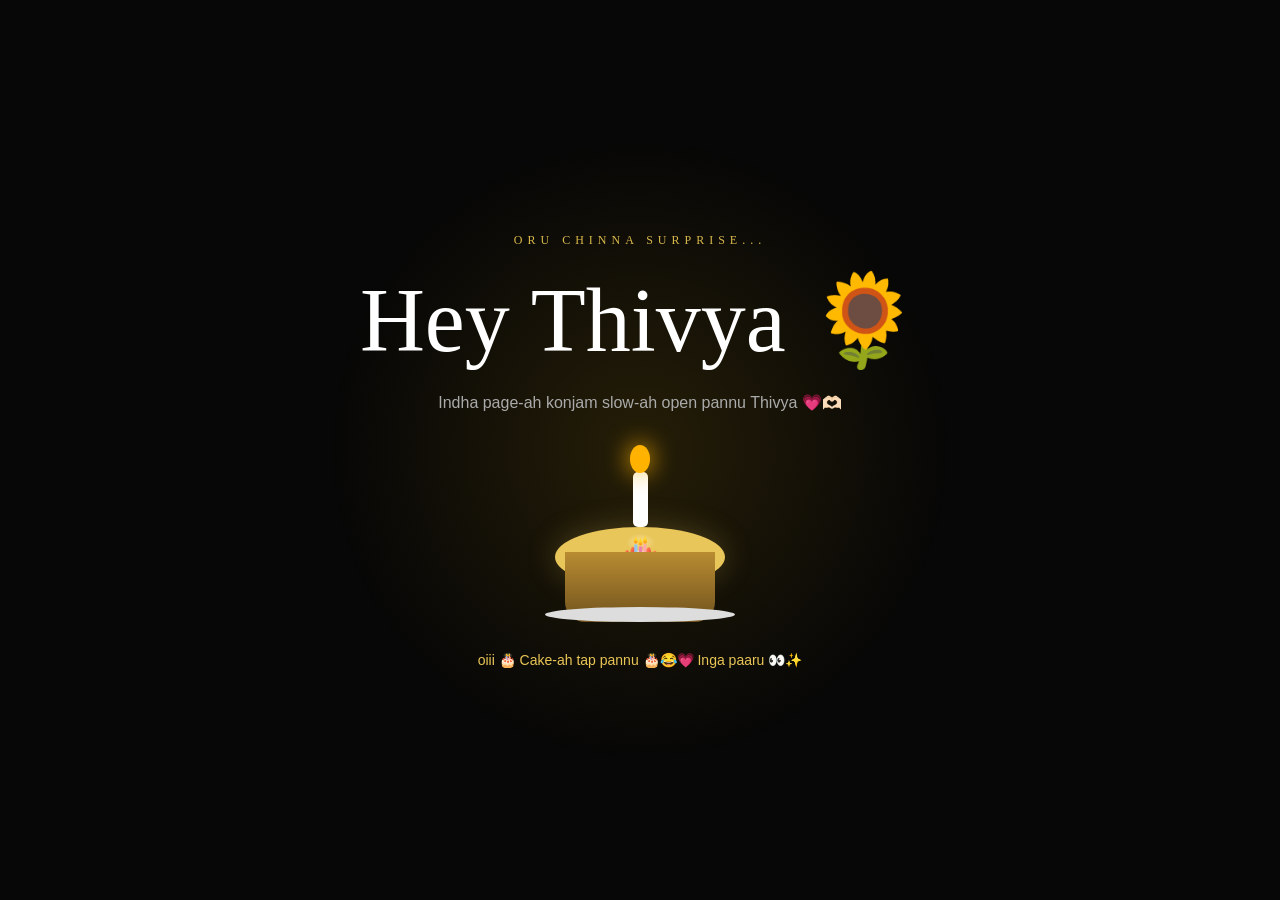
<file: index.html>
<!DOCTYPE html>
<html lang="en">
<head>
    <meta charset="UTF-8">
    <meta name="viewport" content="width=device-width, initial-scale=1.0">

    <title>For you 🌻</title>

    <link rel="stylesheet" href="style.css">
   
<link rel="icon" type="image/png" href="images/images.jpeg"

</head>

<body>

    <div class="stars"></div>

    <main class="page-one">

        <div class="intro">
            <p class="tiny">Oru chinna surprise...</p>

            <h1>
                Hey Thivya 🌻
            </h1>

            <p class="subtitle">
               Indha page-ah konjam slow-ah open pannu Thivya 💗🫶🏻
            </p>
        </div>


        <!-- CAKE -->

        <div class="cake-area" id="cakeArea">

            <div class="cake-glow"></div>

            <div class="cake">

                <div class="candle" id="candle">
                    <div class="flame"></div>
                </div>

                <div class="cake-top">
                    🎂
                </div>

                <div class="cake-body"></div>

                <div class="cake-plate"></div>

            </div>

            <p class="tap-text">
                oiii 🎂 Cake-ah tap pannu 🎂😂💗 Inga paaru 👀✨
            </p>

        </div>


        <!-- SURPRISE -->

        <div class="surprise" id="surprise">

            <div class="firework">✨</div>

            <h2>
                Happy Birthday! 🎉
            </h2>

            <p>
                Innikki konjam special day...
            </p>

            <p>
                So, unakkaga oru chinna surprise  🥹🌻💗 Ennaala mudinja oru chinna try… un face-la oru smile vara vekkanum nu dhan 🫶🏻✨💛
            </p>

            <button onclick="goNext()">
                Continue →
            </button>

        </div>

    </main>


    <script src="script.js"></script>

</body>
</html>
</file>
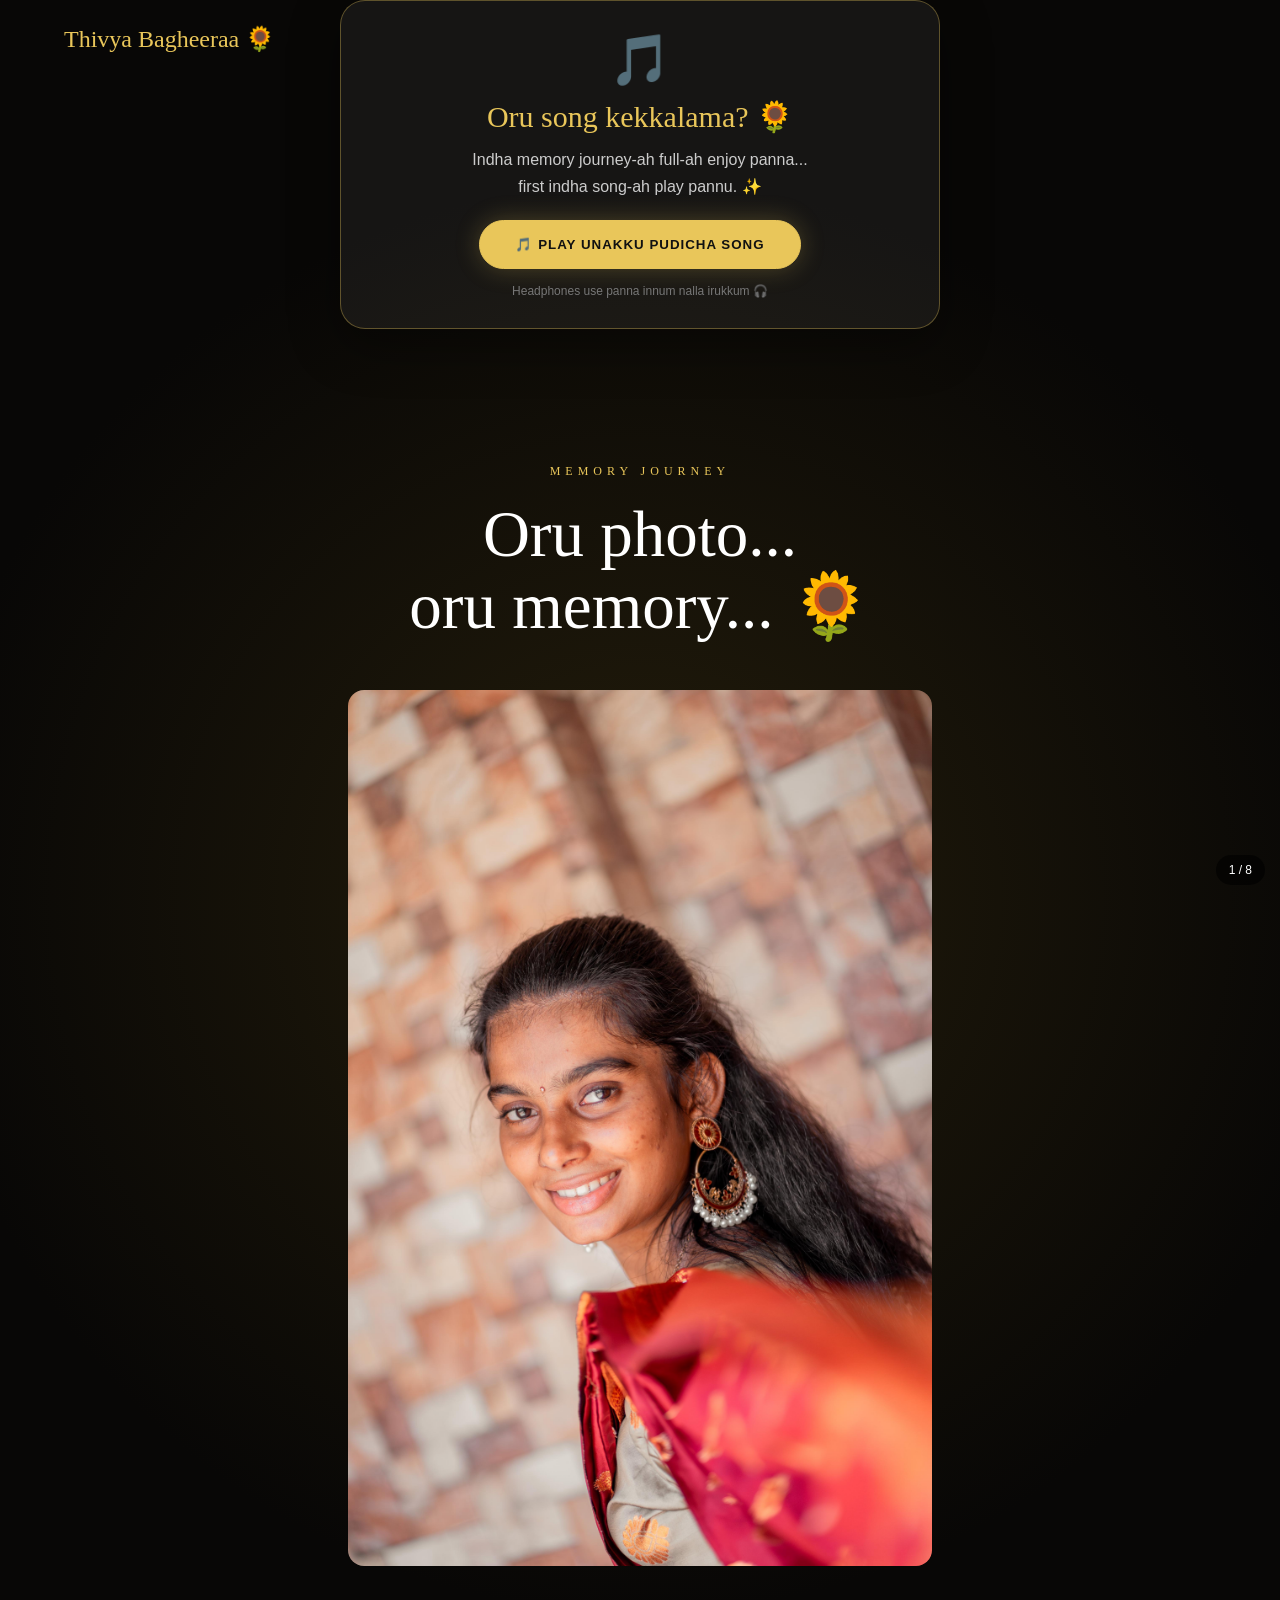
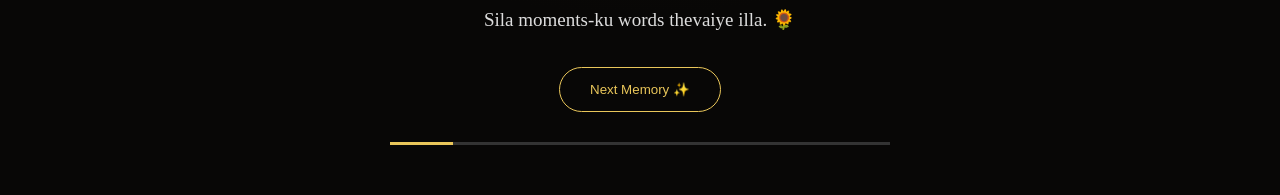
<file: page2.html>
<!DOCTYPE html>
<html lang="en">

<head>

    <meta charset="UTF-8">

    <meta name="viewport"
          content="width=device-width, initial-scale=1.0">

    <title>Little Memories 🌻</title>

    <link rel="stylesheet" href="page2.css">
    <link rel="icon" type="image/png" href="images/images.jpeg">


</head>

<body>

    <!-- SUNFLOWER PETALS -->
    <div class="petals" id="petals"></div>


    <!-- HEADER -->
    <header>

        <div class="logo">
            Thivya Bagheeraa 🌻
        </div>

    </header>


    <main>


        <!-- ============================= -->
        <!-- MUSIC INSTRUCTION -->
        <!-- ============================= -->

        <div class="music-instruction"
             id="musicInstruction">

            <div class="music-icon">
                🎵
            </div>

            <h2>
                Oru song kekkalama? 🌻
            </h2>

            <p>
                Indha memory journey-ah full-ah enjoy panna...
                <br>
                first indha song-ah play pannu. ✨
            </p>

            <button id="musicButton">
                🎵 PLAY UNAKKU PUDICHA SONG
            </button>

            <span>
                Headphones use panna innum nalla irukkum 🎧
            </span>

        </div>



        <!-- ============================= -->
        <!-- MEMORY JOURNEY -->
        <!-- ============================= -->

        <section class="journey">


            <p class="top-label">
                MEMORY JOURNEY
            </p>


            <h1>
                Oru photo...
                <br>
                oru memory... 🌻
            </h1>



            <!-- PHOTO -->
            <div class="photo-card">

                <img id="journeyImage"
                     src="images/thivya01.jpg"
                     alt="Thivya">

                <div class="photo-number"
                     id="photoNumber">

                    1 / 8

                </div>

            </div>



            <!-- QUOTE -->
            <p class="quote"
               id="quote">

                Sila moments-ku words thevaiye illa. 🌻

            </p>



            <!-- NEXT BUTTON -->
            <button class="next-button"
                    id="nextButton">

                Next Memory ✨

            </button>



            <!-- PROGRESS -->
            <div class="progress">

                <div class="progress-bar"
                     id="progressBar">

                </div>

            </div>



            <!-- FINAL MESSAGE -->
            <div class="final-message"
                 id="finalMessage">

                <p>
                    Innum neraya memories irukku...
                </p>

                <button onclick="goPage3()">

                    Continue to the Album 📸

                </button>

            </div>


        </section>

    </main>



    <!-- MUSIC -->

    <audio id="music"
           src="songs/rathinamo.MP3"
           loop>

    </audio>



    <!-- JAVASCRIPT -->

    <script src="page2.js"></script>

</body>

</html>
</file>
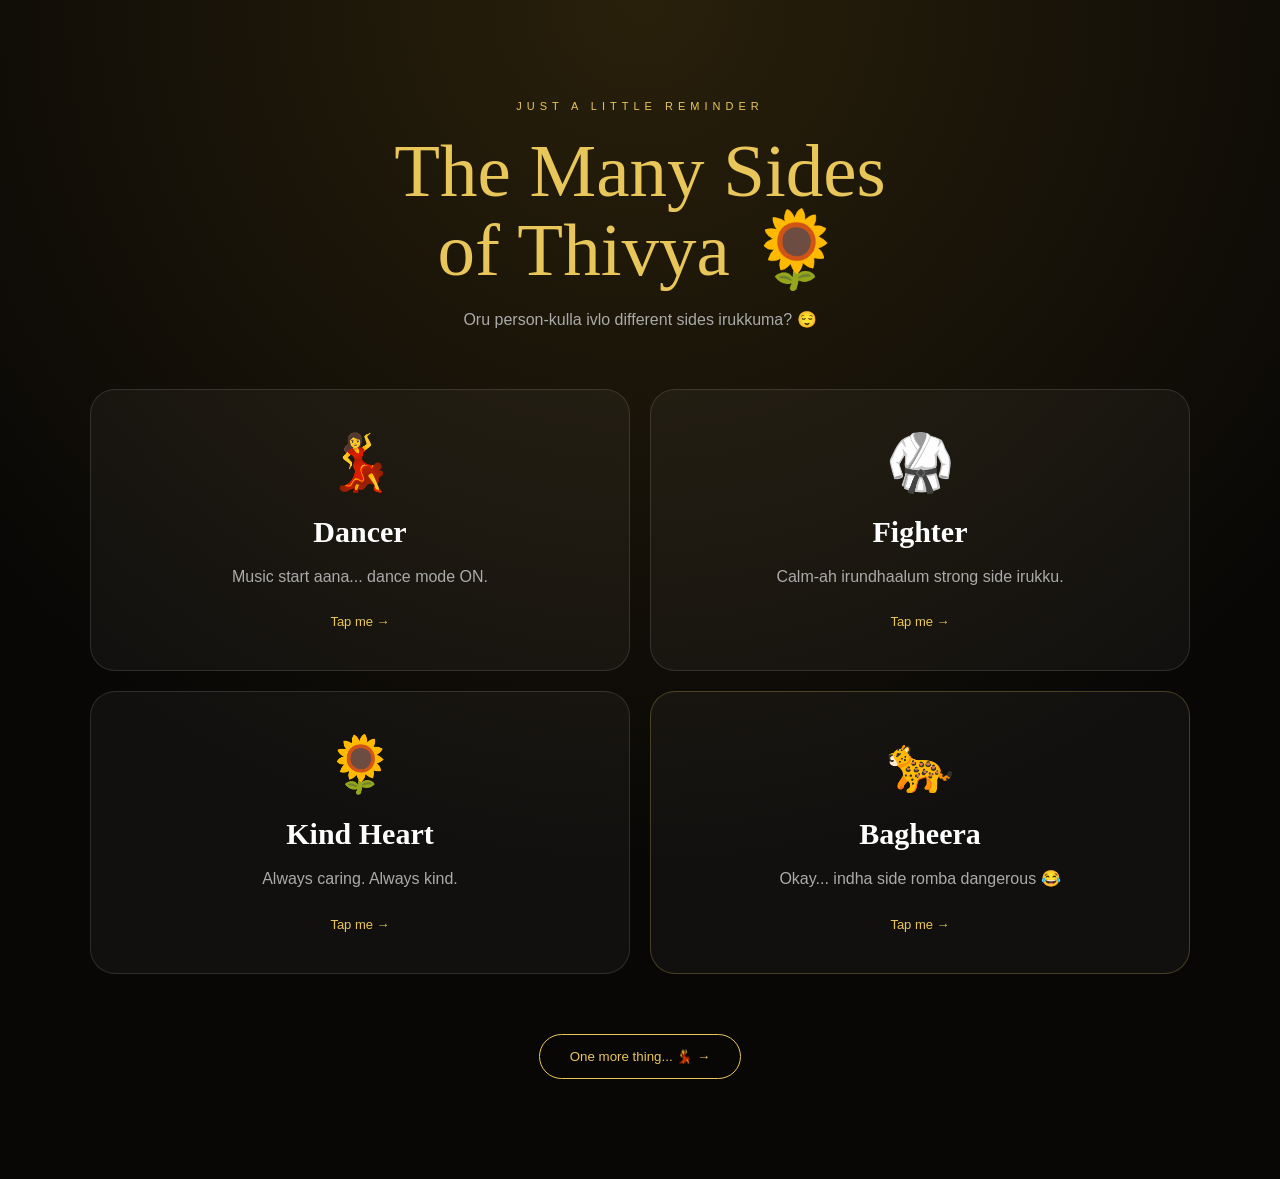
<file: page4.html>
<!DOCTYPE html>
<html lang="en">

<head>

    <meta charset="UTF-8">

    <meta name="viewport"
          content="width=device-width, initial-scale=1.0">

    <title>Many Sides of Thivya 👑</title>

    <link rel="stylesheet"
          href="page4.css">
          <link rel="icon" type="image/png" href="images/images.jpeg"
>

</head>

<body>

    <main class="page">

        <p class="label">
            JUST A LITTLE REMINDER
        </p>

        <h1>
            The Many Sides
            <br>
            of Thivya 🌻
        </h1>

        <p class="intro">
            Oru person-kulla ivlo different sides irukkuma? 😌
        </p>


        <section class="cards">


            <!-- DANCE -->

            <div class="side-card"
                 data-title="Dance"
                 data-text="Nee dance panra way-la oru different energy irukku. Keep dancing! 💃"
                 data-image="images/thivya05.jpg">

                <div class="icon">
                    💃
                </div>

                <h2>
                    Dancer
                </h2>

                <p>
                    Music start aana...
                    dance mode ON.
                </p>

                <span>
                    Tap me →
                </span>

            </div>


            <!-- KARATE -->

            <div class="side-card"
                 data-title="Karate"
                 data-text="Soft heart irundhaalum strong side-um irukku. 🥋"
                 data-image="images/thivya06.jpg">

                <div class="icon">
                    🥋
                </div>

                <h2>
                    Fighter
                </h2>

                <p>
                    Calm-ah irundhaalum
                    strong side irukku.
                </p>

                <span>
                    Tap me →
                </span>

            </div>


            <!-- KIND -->

            <div class="side-card"
                 data-title="Kind Heart"
                 data-text="Un kindness dhaan unakku irukkura most beautiful qualities-la onnu. 🌻"
                 data-image="images/thivya03.jpg">

                <div class="icon">
                    🌻
                </div>

                <h2>
                    Kind Heart
                </h2>

                <p>
                    Always caring.
                    Always kind.
                </p>

                <span>
                    Tap me →
                </span>

            </div>


            <!-- BAGHEERA -->

            <div class="side-card bagheera-card"
                 data-title="Bagheera 😂"
                 data-text="Sometimes Thivya... sometimes Bagheera. 😂🐆"
                 data-image="images/funny01.jpg">

                <div class="icon">
                    🐆
                </div>

                <h2>
                    Bagheera
                </h2>

                <p>
                    Okay... indha side
                    romba dangerous 😂
                </p>

                <span>
                    Tap me →
                </span>

            </div>

        </section>


        <button class="continue"
                onclick="goPage5()">

            One more thing... 💃 →

        </button>

    </main>


    <!-- MODAL -->

    <div class="modal"
         id="modal">

        <div class="modal-box">

            <button id="closeModal">
                ✕
            </button>

            <img id="modalImage"
                 src="images/WhatsApp Image 2026-10-01 at 10.18.35.jpeg"
                 alt="">

            <h2 id="modalTitle"></h2>

            <p id="modalText"></p>

        </div>

    </div>


    <script src="page4.js"></script>

</body>
</html>
</file>
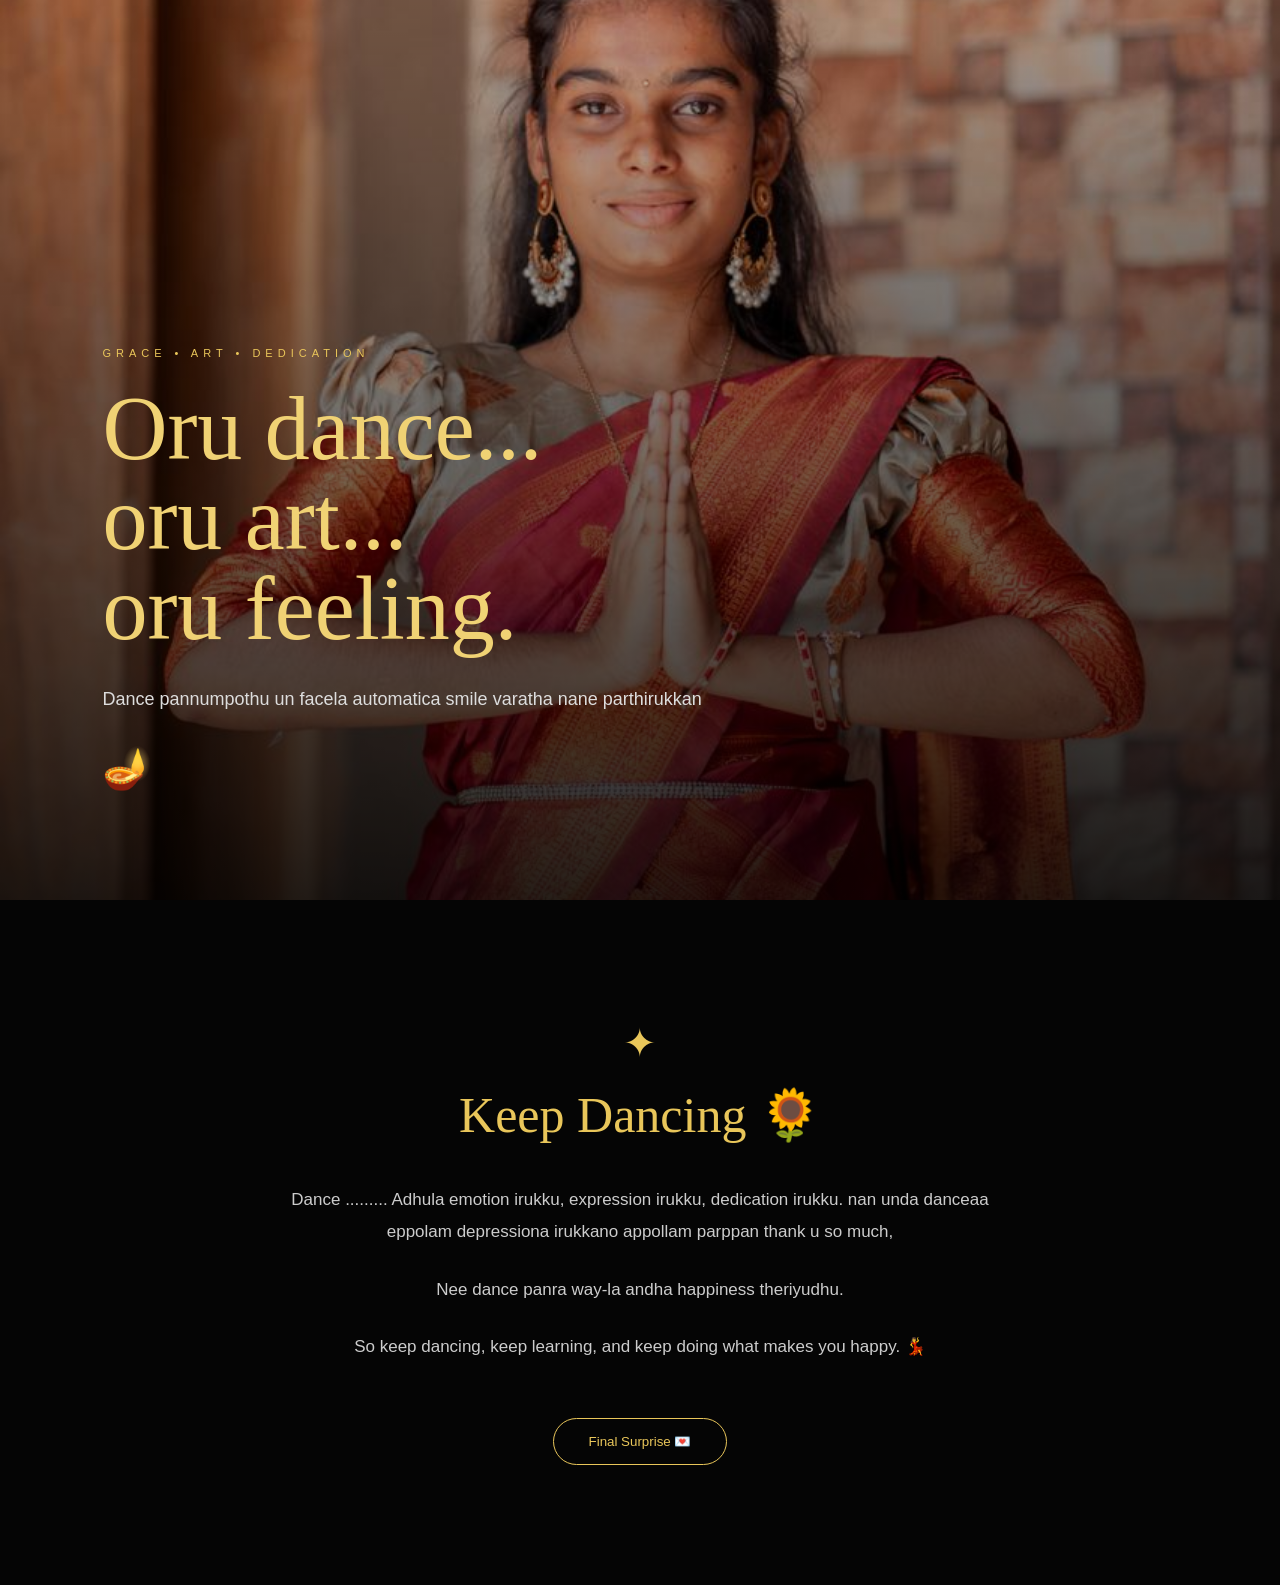
<file: page5.html>
<!DOCTYPE html>
<html lang="en">

<head>

    <meta charset="UTF-8">

    <meta name="viewport"
          content="width=device-width, initial-scale=1.0">

    <title>Grace 💃🌻</title>

    <link rel="stylesheet"
          href="page5.css">
          <link rel="icon" type="image/png" href="images/images.jpeg">


</head>

<body>

    <main class="bharatanatyam-page">


        <!-- IMAGE -->

        <div class="temple-image">

            <!--
                EDIT THIS IMAGE
                Put your Bharatanatyam photo here
            -->

            <img src="images/thivya-bharatanatyam.jpg"
                 alt="Bharatanatyam">

            <div class="dark-overlay"></div>


            <div class="temple-content">

                <p class="small">
                    GRACE • ART • DEDICATION
                </p>

                <h1>
                    Oru dance...
                    <br>
                    oru art...
                    <br>
                    oru feeling. 
                </h1>

                <p>
                    Dance pannumpothu un facela automatica smile varatha nane parthirukkan
        
                </p>

                <div class="lamp">
                    🪔
                </div>

            </div>

        </div>


        <!-- TEXT -->

        <section class="dance-message">

            <div class="symbol">
                ✦
            </div>

            <h2>
                Keep Dancing 🌻
            </h2>

            <p>
                Dance .........
                Adhula emotion irukku,
                 expression irukku,
                dedication irukku.
                nan unda danceaa eppolam depressiona irukkano
                appollam parppan thank u so much,
               
            </p>

            <p>
                Nee dance panra way-la
                andha happiness theriyudhu.
            </p>

            <p>
                So keep dancing,
                keep learning,
                and keep doing what makes you happy. 💃
            </p>

            <button onclick="goPage6()">
                Final Surprise 💌
            </button>

        </section>

    </main>


    <script src="page5.js"></script>

</body>
</html>
</file>
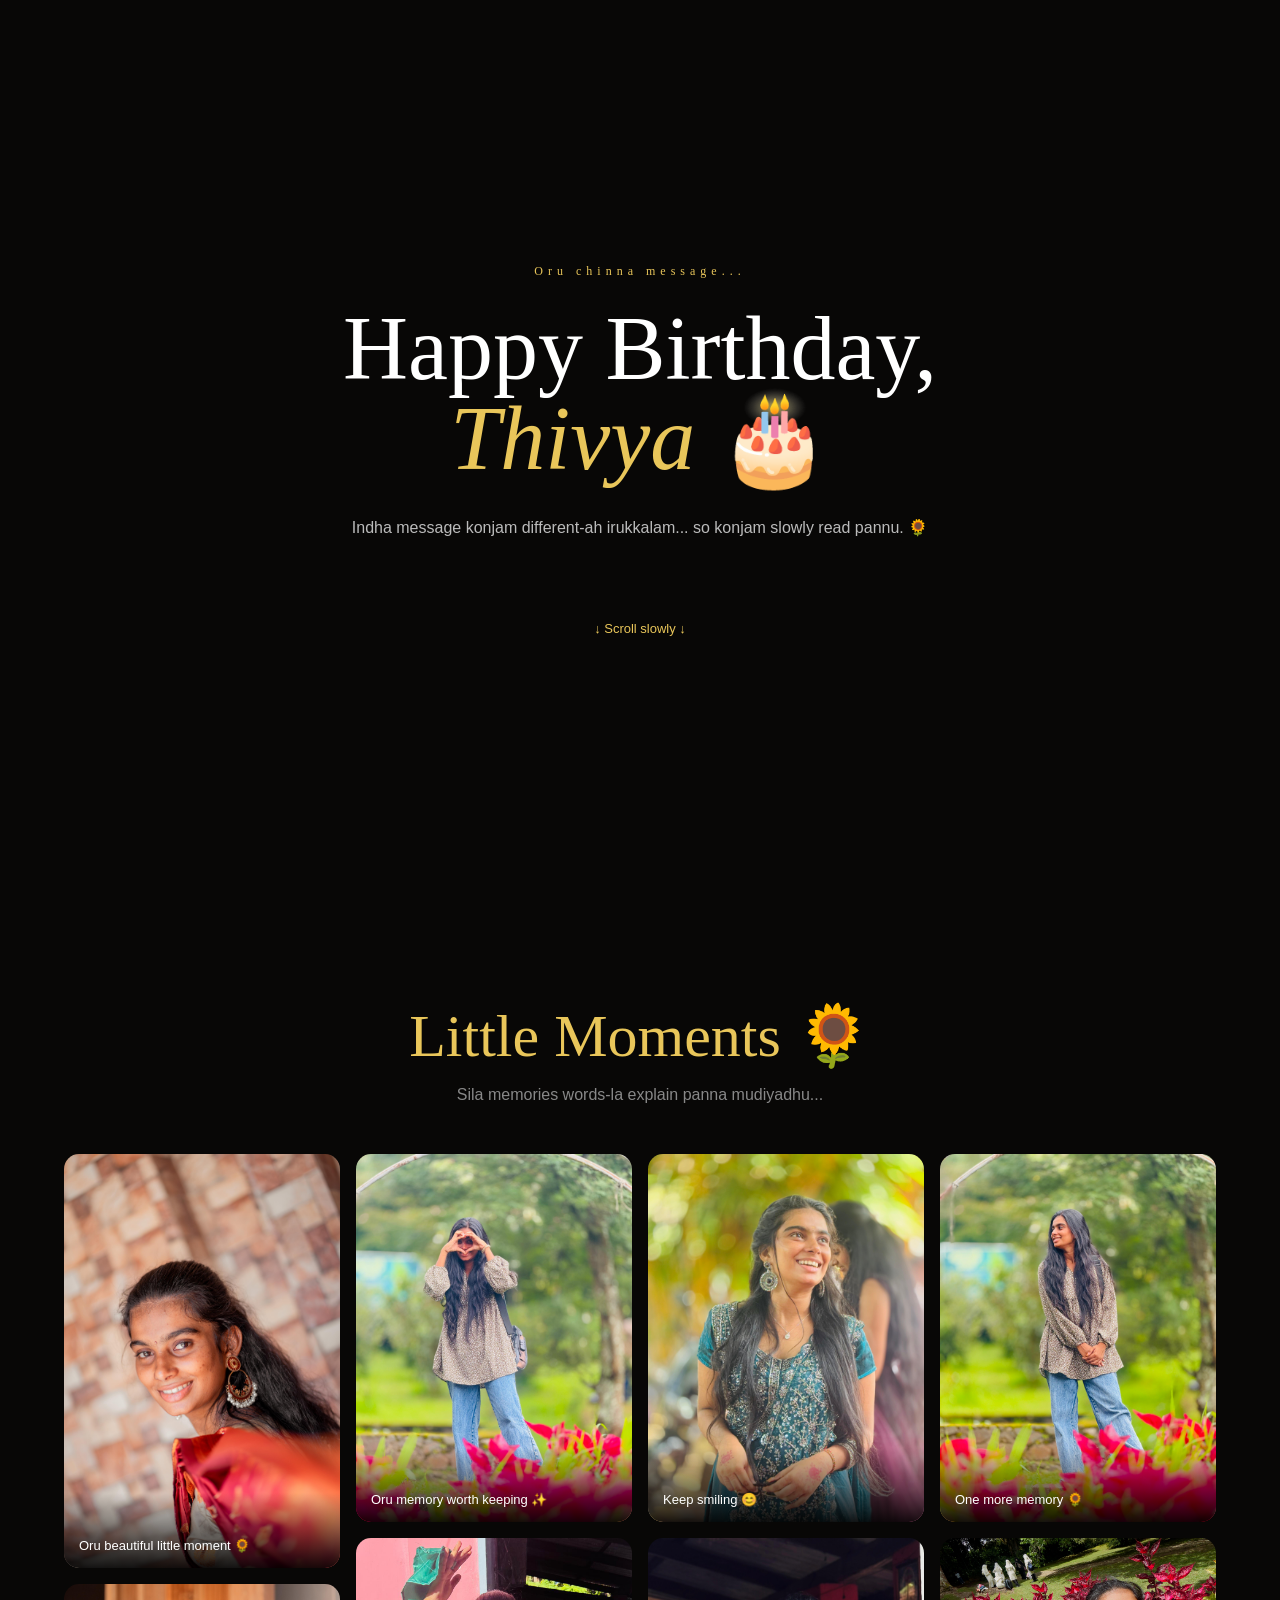
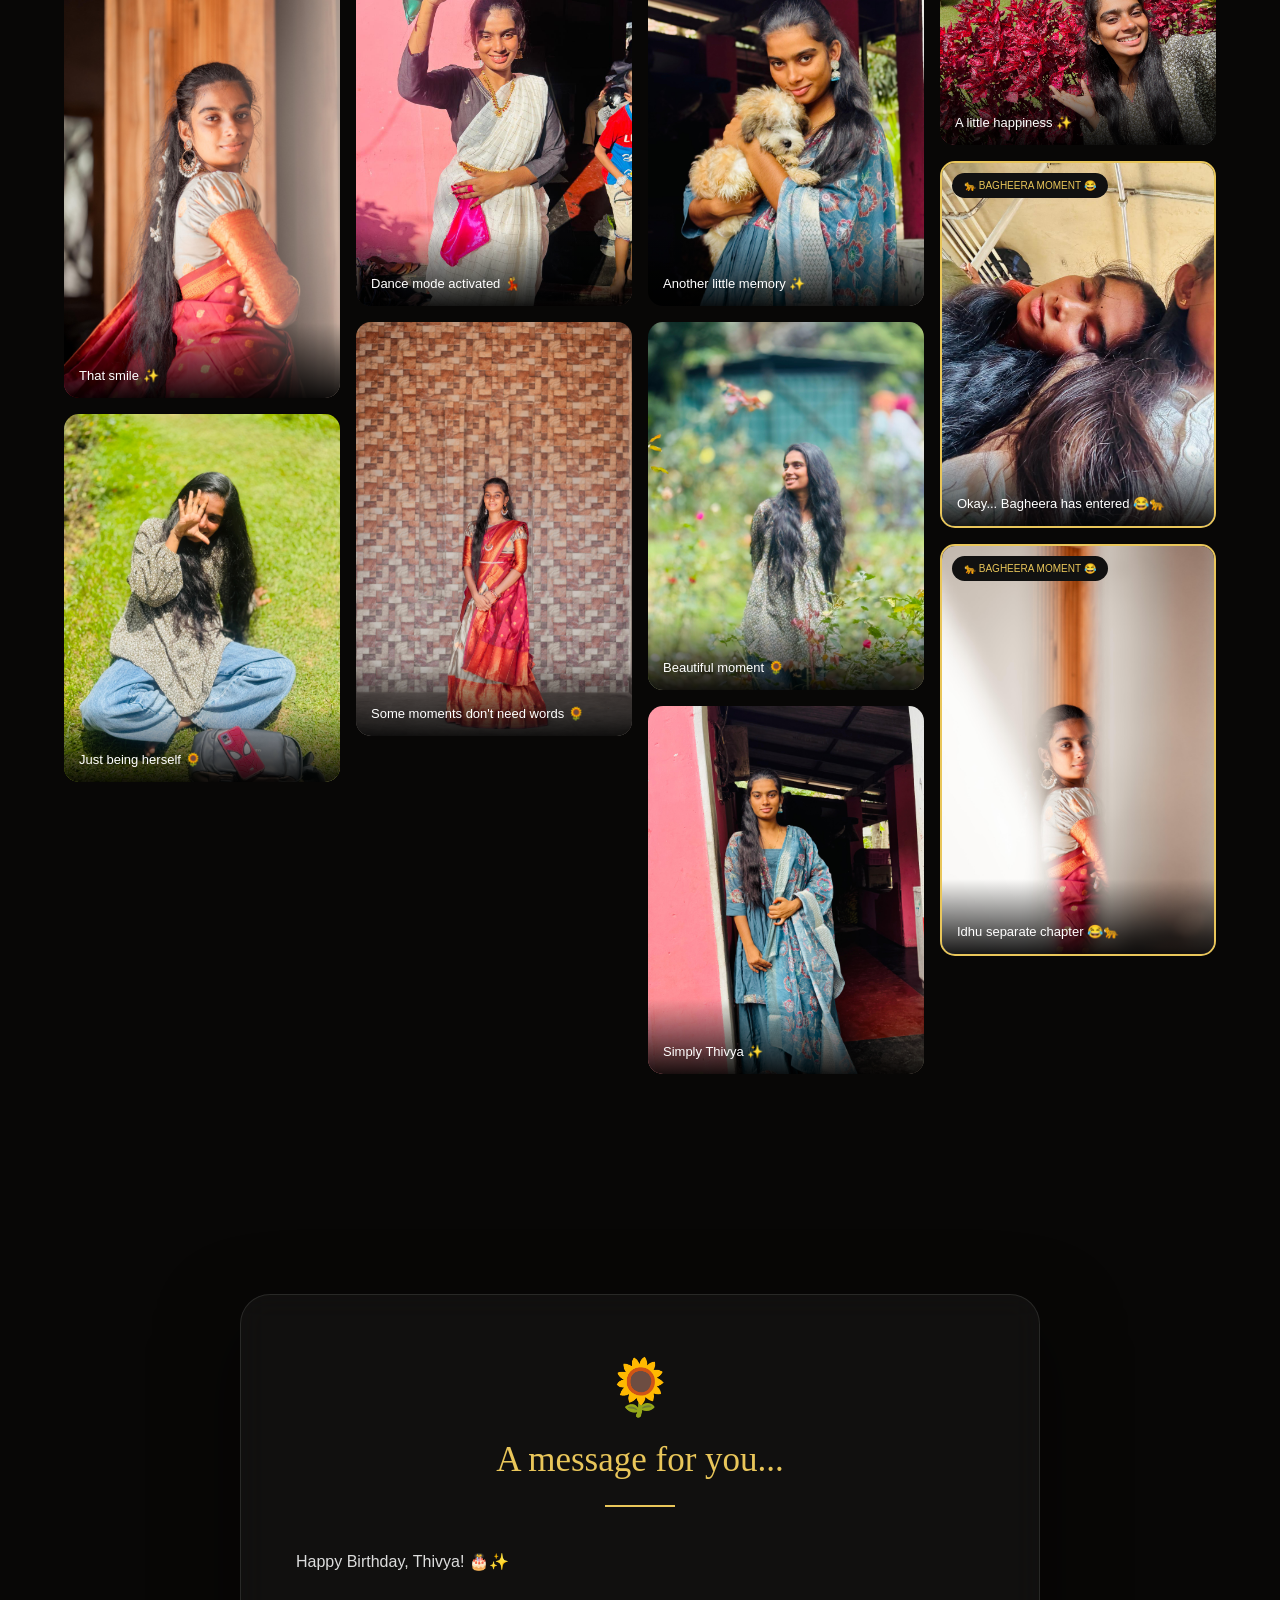
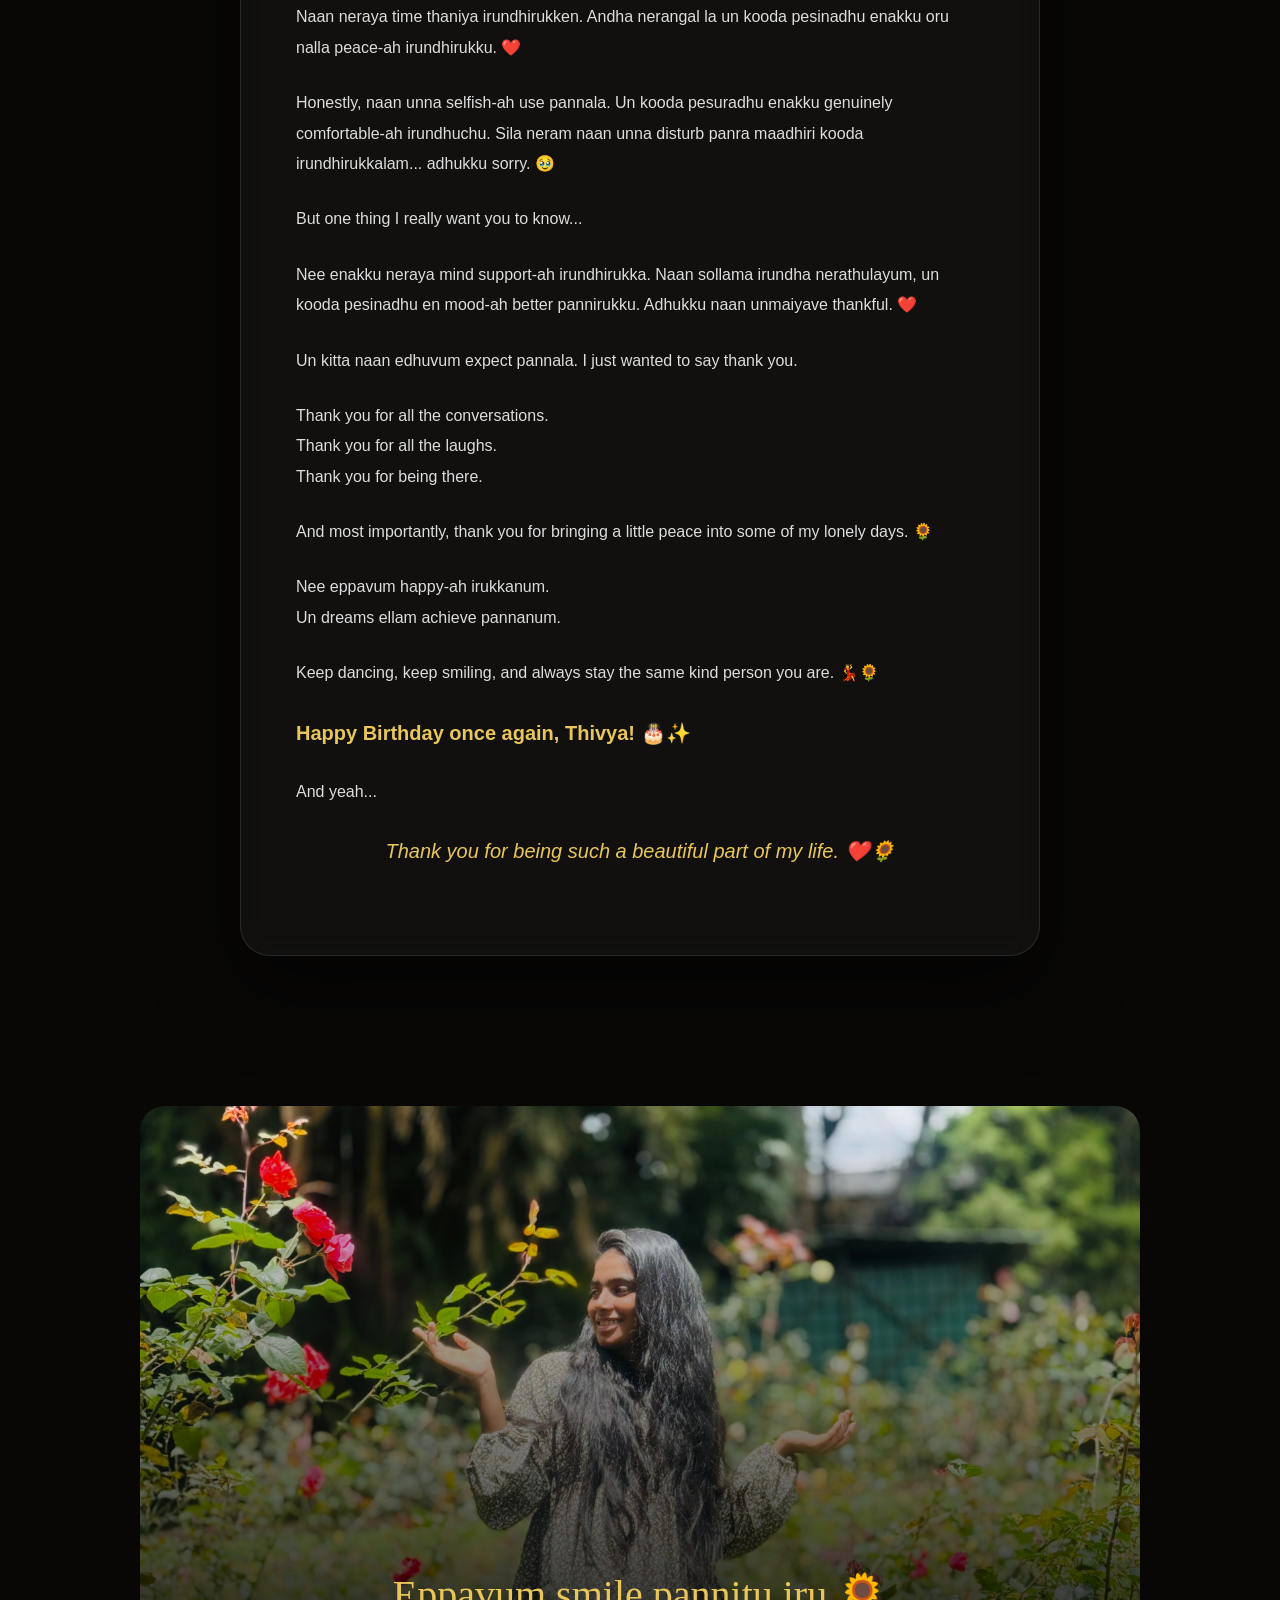
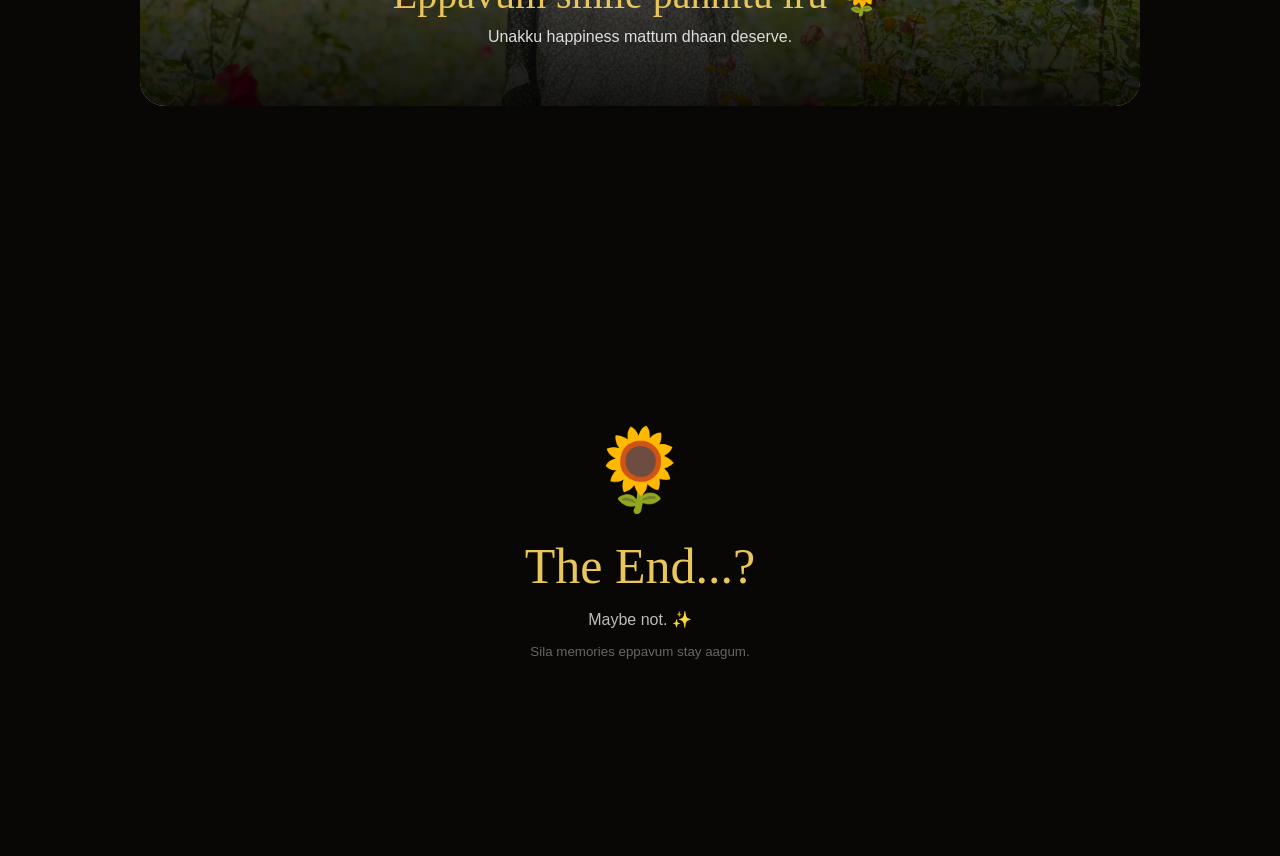
<file: page6.html>
<!DOCTYPE html>
<html lang="en">

<head>

    <meta charset="UTF-8">

    <meta name="viewport"
          content="width=device-width, initial-scale=1.0">

    <title>For Thivya 🌻</title>

    <link rel="stylesheet"
          href="page6.css">
          <link rel="icon" type="image/png" href="images/images.jpeg">

</head>

<body>


    <!-- HERO -->

    <section class="hero">

        <div class="hero-content">

            <p class="small-text">
                Oru chinna message...
            </p>

            <h1>
                Happy Birthday,
                <span>Thivya</span> 🎂
            </h1>

            <p>
                Indha message konjam different-ah irukkalam...
                so konjam slowly read pannu. 🌻
            </p>

            <div class="scroll">
                ↓ Scroll slowly ↓
            </div>

        </div>

    </section>


    <!-- PHOTO ALBUM -->

    <section class="photo-section">

        <h2>
            Little Moments 🌻
        </h2>

        <p>
            Sila memories words-la explain panna mudiyadhu...
        </p>

        <div class="photo-grid"
             id="photoGrid">
        </div>

    </section>


    <!-- MESSAGE -->

    <section class="message-section">

        <div class="message-card">

            <div class="flower">
                🌻
            </div>

            <h2>
                A message for you...
            </h2>

            <div class="line"></div>


            <div class="message">

                <p>
                    Happy Birthday, Thivya! 🎂✨
                </p>

                <p>
                    Naan neraya time thaniya irundhirukken.
                    Andha nerangal la un kooda pesinadhu
                    enakku oru nalla peace-ah irundhirukku. ❤️
                </p>

                <p>
                    Honestly, naan unna selfish-ah use pannala.
                    Un kooda pesuradhu enakku genuinely
                    comfortable-ah irundhuchu.
                    Sila neram naan unna disturb panra maadhiri
                    kooda irundhirukkalam...
                    adhukku sorry. 🥹
                </p>

                <p>
                    But one thing I really want you to know...
                </p>

                <p>
                    Nee enakku neraya mind support-ah irundhirukka.
                    Naan sollama irundha nerathulayum,
                    un kooda pesinadhu en mood-ah better pannirukku.
                    Adhukku naan unmaiyave thankful. ❤️
                </p>

                <p>
                    Un kitta naan edhuvum expect pannala.
                    I just wanted to say thank you.
                </p>

                <p>
                    Thank you for all the conversations.
                    <br>
                    Thank you for all the laughs.
                    <br>
                    Thank you for being there.
                </p>

                <p>
                    And most importantly,
                    thank you for bringing a little peace
                    into some of my lonely days. 🌻
                </p>

                <p>
                    Nee eppavum happy-ah irukkanum.
                    <br>
                    Un dreams ellam achieve pannanum.
                </p>

                <p>
                    Keep dancing, keep smiling,
                    and always stay the same kind person you are. 💃🌻
                </p>

                <p class="birthday-final">
                    Happy Birthday once again, Thivya! 🎂✨
                </p>

                <p>
                    And yeah...
                </p>

                <p class="special-line">
                    Thank you for being such a beautiful
                    part of my life. ❤️🌻
                </p>

            </div>

        </div>

    </section>


    <!-- FINAL PHOTO -->

    <section class="final-section">

        <div class="final-photo">

            <img src="images/thivya-final.jpg"
                 alt="Thivya">

            <div class="final-overlay">

                <h2>
                    Eppavum smile pannitu iru 🌻
                </h2>

                <p>
                    Unakku happiness mattum dhaan deserve.
                </p>

            </div>

        </div>

    </section>


    <!-- END -->

    <section class="ending">

        <div class="sunflower">
            🌻
        </div>

        <h2>
            The End...?
        </h2>

        <p>
            Maybe not. ✨
        </p>

        <small>
            Sila memories eppavum stay aagum.
        </small>

    </section>


    <!-- LIGHTBOX -->

    <div class="lightbox"
         id="lightbox">

        <button class="close"
                id="closeBtn">
            ✕
        </button>

        <button class="prev"
                id="prevBtn">
            ‹
        </button>

        <img id="lightboxImage"
             src="images/60.jpg"
             alt="">

        <button class="next"
                id="nextBtn">
            ›
        </button>

        <div class="counter"
             id="photoNumber">
        </div>

    </div>


    <script src="page6.js"></script>

</body>
</html>
</file>
<file: style.css>
* {
    margin: 0;
    padding: 0;
    box-sizing: border-box;
}

html,
body {
    width: 100%;
    min-height: 100%;
}

body {
    background: #070707;
    color: white;
    font-family: Georgia, "Times New Roman", serif;
    overflow-x: hidden;
}


/* =========================
   BACKGROUND
========================= */

body::before {
    content: "";

    position: fixed;
    inset: 0;

    background:
        radial-gradient(
            circle at center,
            rgba(255, 193, 7, 0.12),
            transparent 40%
        );

    pointer-events: none;
}


/* =========================
   PAGE
========================= */

.page-one {

    min-height: 100vh;

    display: flex;
    flex-direction: column;

    align-items: center;
    justify-content: center;

    text-align: center;

    padding: 30px;
}


/* =========================
   INTRO
========================= */

.intro {

    animation: fadeIn 1.5s ease;

    z-index: 2;
}


.tiny {

    color: #d9b94c;

    text-transform: uppercase;

    letter-spacing: 5px;

    font-size: 12px;

    margin-bottom: 20px;
}


.intro h1 {

    font-size: clamp(45px, 9vw, 90px);

    font-weight: 400;

    margin-bottom: 20px;
}


.subtitle {

    color: #aaa;

    font-family: Arial, sans-serif;

    font-size: 16px;
}


/* =========================
   CAKE
========================= */

.cake-area {

    margin-top: 60px;

    cursor: pointer;

    animation: floating 3s ease-in-out infinite;
}


.cake {

    position: relative;

    width: 190px;

    height: 150px;

    margin: auto;
}


.cake-top {

    width: 170px;
    height: 60px;

    position: absolute;

    top: 55px;
    left: 10px;

    background: #e9c65a;

    border-radius: 50%;

    display: flex;
    align-items: center;
    justify-content: center;

    font-size: 42px;

    box-shadow:
        0 0 30px rgba(233, 198, 90, 0.25);
}


.cake-body {

    position: absolute;

    width: 150px;
    height: 70px;

    top: 80px;
    left: 20px;

    background: linear-gradient(
        #b98c32,
        #70521d
    );

    border-radius: 0 0 20px 20px;
}


.cake-plate {

    position: absolute;

    bottom: 0;

    left: 0;

    width: 190px;
    height: 15px;

    background: #ddd;

    border-radius: 50%;
}


/* =========================
   CANDLE
========================= */

.candle {

    position: absolute;

    width: 15px;
    height: 55px;

    background: white;

    top: 0;
    left: 88px;

    border-radius: 5px;

    z-index: 5;
}


.flame {

    position: absolute;

    width: 20px;
    height: 28px;

    left: -3px;
    top: -27px;

    background: #ffb300;

    border-radius:
        50% 50% 50% 50%;

    box-shadow:
        0 0 25px #ffb300;

    animation: flame 0.7s infinite alternate;
}


.tap-text {

    margin-top: 30px;

    color: #e9c65a;

    font-family: Arial, sans-serif;

    font-size: 14px;
}


/* =========================
   SURPRISE
========================= */

.surprise {

    display: none;

    max-width: 650px;

    animation: surpriseIn 1.5s ease;
}


.surprise.show {

    display: block;
}


.firework {

    font-size: 70px;

    animation: firework 1s infinite;
}


.surprise h2 {

    font-size: clamp(40px, 7vw, 70px);

    font-weight: 400;

    color: #e9c65a;

    margin: 20px 0;
}


.surprise p {

    font-family: Arial, sans-serif;

    color: #ccc;

    line-height: 1.8;

    margin: 10px 0;
}


.surprise button {

    margin-top: 35px;

    padding: 14px 35px;

    border: 1px solid #e9c65a;

    background: transparent;

    color: #e9c65a;

    border-radius: 30px;

    cursor: pointer;

    font-size: 15px;

    transition: 0.3s;
}


.surprise button:hover {

    background: #e9c65a;

    color: #111;
}


/* =========================
   ANIMATIONS
========================= */

@keyframes fadeIn {

    from {
        opacity: 0;
        transform: translateY(30px);
    }

    to {
        opacity: 1;
        transform: translateY(0);
    }
}


@keyframes surpriseIn {

    from {
        opacity: 0;
        transform: scale(0.7);
    }

    to {
        opacity: 1;
        transform: scale(1);
    }
}


@keyframes floating {

    0%,
    100% {
        transform: translateY(0);
    }

    50% {
        transform: translateY(-12px);
    }
}


@keyframes flame {

    from {
        transform: scale(0.9);
    }

    to {
        transform: scale(1.1);
    }
}


@keyframes firework {

    0% {
        transform: scale(0.8);
    }

    50% {
        transform: scale(1.3);
    }

    100% {
        transform: scale(0.8);
    }
}


/* =========================
   MOBILE
========================= */

@media (max-width: 600px) {

    .cake-area {
        margin-top: 45px;
    }

    .intro h1 {
        font-size: 48px;
    }

}
</file>
<file: page2.css>
* {
    margin: 0;
    padding: 0;
    box-sizing: border-box;
}
/* =========================
   BIG MUSIC INSTRUCTION
========================= */

.music-instruction {

    width: min(600px, 90vw);

    margin: 0 auto 35px;

    padding: 30px 25px;

    text-align: center;

    background:
        rgba(255, 255, 255, 0.06);

    border: 1px solid rgba(233, 198, 90, 0.35);

    border-radius: 25px;

    box-shadow:
        0 15px 50px rgba(0, 0, 0, 0.4);

    animation: musicGlow 2s infinite alternate;
}

.music-icon {

    font-size: 50px;

    margin-bottom: 10px;

    animation: musicFloat 1.5s infinite ease-in-out;
}

.music-instruction h2 {

    color: #e9c65a;

    font-family: Georgia, serif;

    font-size: 30px;

    font-weight: 400;

    margin-bottom: 12px;
}

.music-instruction p {

    color: #ccc;

    font-family: Arial, sans-serif;

    line-height: 1.7;

    margin-bottom: 20px;
}

.music-instruction button {

    padding: 16px 35px;

    border: 1px solid #e9c65a;

    border-radius: 35px;

    background: #e9c65a;

    color: #111;

    font-weight: bold;

    letter-spacing: 1px;

    cursor: pointer;

    transition: 0.3s;

    box-shadow:
        0 0 25px rgba(233, 198, 90, 0.25);
}

.music-instruction button:hover {

    transform: scale(1.05);

    box-shadow:
        0 0 35px rgba(233, 198, 90, 0.5);
}

.music-instruction span {

    display: block;

    margin-top: 15px;

    color: #777;

    font-family: Arial, sans-serif;

    font-size: 12px;
}


@keyframes musicGlow {

    from {
        transform: translateY(0);
    }

    to {
        transform: translateY(-4px);
    }
}

@keyframes musicFloat {

    0%,
    100% {
        transform: translateY(0);
    }

    50% {
        transform: translateY(-7px);
    }
}

body {

    min-height: 100vh;

    background:
        radial-gradient(
            circle at center,
            #241d0b,
            #080706 65%
        );

    color: white;

    font-family: Georgia, serif;

    overflow-x: hidden;
}


header {

    position: fixed;

    top: 0;
    left: 0;
    right: 0;

    display: flex;

    justify-content: space-between;

    align-items: center;

    padding: 25px 5%;

    z-index: 10;
}


.logo {

    color: #e9c65a;

    font-size: 24px;
}


header button {

    background: rgba(255,255,255,0.07);

    border: 1px solid rgba(255,255,255,0.2);

    color: white;

    padding: 10px 18px;

    border-radius: 25px;

    cursor: pointer;
}


.journey {

    min-height: 100vh;

    display: flex;

    flex-direction: column;

    align-items: center;

    justify-content: center;

    text-align: center;

    padding: 100px 20px 50px;
}


.top-label {

    color: #e9c65a;

    letter-spacing: 5px;

    font-size: 12px;

    margin-bottom: 20px;
}


.journey h1 {

    font-size: clamp(35px, 6vw, 65px);

    font-weight: 400;

    line-height: 1.1;

    margin-bottom: 40px;
}


.photo-card {
    width: min(600px, 92vw);
    margin: 0 auto;
    padding: 8px;
    border-radius: 22px;
    overflow: hidden;
}

.photo-card img {
    display: block;
    width: 100%;
    height: auto;
    object-fit: contain;
    border-radius: 16px;
}

.photo-number {

    position: absolute;

    bottom: 15px;
    right: 15px;

    background: rgba(0,0,0,0.65);

    padding: 8px 13px;

    border-radius: 20px;

    font-family: Arial, sans-serif;

    font-size: 12px;
}


.quote {

    max-width: 600px;

    color: #ddd;

    font-size: 19px;

    line-height: 1.7;

    margin: 30px 0;
}


.next-button,
.final-message button {

    padding: 14px 30px;

    border: 1px solid #e9c65a;

    border-radius: 30px;

    background: transparent;

    color: #e9c65a;

    cursor: pointer;

    transition: 0.3s;
}


.next-button:hover,
.final-message button:hover {

    background: #e9c65a;

    color: #111;
}


.progress {

    width: min(500px, 80vw);

    height: 3px;

    background: #333;

    margin-top: 30px;
}


.progress-bar {

    width: 12.5%;

    height: 100%;

    background: #e9c65a;

    transition: width 0.5s;
}


.final-message {

    display: none;

    margin-top: 30px;

    animation: fade 1s ease;
}


.final-message.show {

    display: block;
}


.final-message p {

    color: #aaa;

    margin-bottom: 20px;
}


@keyframes fade {

    from {
        opacity: 0;
        transform: translateY(20px);
    }

    to {
        opacity: 1;
        transform: translateY(0);
    }
}


@media(max-width:600px) {

    .photo-card {

        height: 55vh;

        border-radius: 18px;
    }

    .quote {

        font-size: 16px;
    }

}
</file>
<file: page4.css>
* {
    margin: 0;
    padding: 0;
    box-sizing: border-box;
}


body {

    min-height: 100vh;

    background:
        radial-gradient(
            circle at top,
            #29200b,
            #080706 65%
        );

    color: white;

    font-family: Arial, sans-serif;
}


.page {

    min-height: 100vh;

    padding: 100px 25px;

    text-align: center;
}


.label {

    color: #e9c65a;

    letter-spacing: 5px;

    font-size: 11px;

    margin-bottom: 20px;
}


h1 {

    font-family: Georgia, serif;

    font-size: clamp(42px, 7vw, 75px);

    line-height: 1.05;

    font-weight: 400;

    color: #e9c65a;
}


.intro {

    color: #aaa;

    margin-top: 20px;

    margin-bottom: 60px;
}


/* CARDS */

.cards {

    max-width: 1100px;

    margin: auto;

    display: grid;

    grid-template-columns:
        repeat(2, 1fr);

    gap: 20px;
}


.side-card {

    position: relative;

    min-height: 280px;

    padding: 40px 30px;

    border: 1px solid rgba(255,255,255,0.12);

    background:
        rgba(255,255,255,0.04);

    border-radius: 25px;

    cursor: pointer;

    transition: 0.4s;

    overflow: hidden;
}


.side-card:hover {

    transform:
        translateY(-8px);

    border-color: #e9c65a;

    box-shadow:
        0 20px 50px rgba(0,0,0,0.4);
}


.icon {

    font-size: 55px;

    margin-bottom: 20px;
}


.side-card h2 {

    font-family: Georgia, serif;

    color: white;

    font-size: 30px;

    margin-bottom: 15px;
}


.side-card p {

    color: #aaa;

    line-height: 1.6;
}


.side-card span {

    display: inline-block;

    margin-top: 25px;

    color: #e9c65a;

    font-size: 13px;
}


.bagheera-card {

    border-color:
        rgba(233,198,90,0.25);
}


/* CONTINUE */

.continue {

    margin-top: 60px;

    padding: 14px 30px;

    border: 1px solid #e9c65a;

    background: transparent;

    color: #e9c65a;

    border-radius: 30px;

    cursor: pointer;
}


.continue:hover {

    background: #e9c65a;

    color: #111;
}


/* MODAL */

.modal {

    position: fixed;

    inset: 0;

    display: none;

    align-items: center;

    justify-content: center;

    background:
        rgba(0,0,0,0.9);

    z-index: 100;
}


.modal.active {

    display: flex;
}


.modal-box {

    width: min(600px, 90vw);

    background: #111;

    border-radius: 25px;

    padding: 20px;

    text-align: center;

    position: relative;
}


.modal-box img {

    width: 100%;

    max-height: 450px;

    object-fit: cover;

    border-radius: 15px;
}


.modal-box h2 {

    margin: 20px 0 10px;

    color: #e9c65a;

    font-family: Georgia, serif;
}


.modal-box p {

    color: #ccc;

    line-height: 1.7;
}


#closeModal {

    position: absolute;

    right: 15px;
    top: 15px;

    z-index: 5;

    width: 40px;
    height: 40px;

    border: none;

    border-radius: 50%;

    background: rgba(0,0,0,0.7);

    color: white;

    cursor: pointer;
}


@media(max-width:700px) {

    .cards {

        grid-template-columns: 1fr;
    }

}
</file>
<file: page5.css>
* {
    margin: 0;
    padding: 0;
    box-sizing: border-box;
}


body {

    background: #050505;

    color: white;

    font-family: Arial, sans-serif;
}


.temple-image {

    height: 100vh;

    position: relative;

    overflow: hidden;
}


.temple-image img {

    width: 100%;
    height: 100%;

    object-fit: cover;

    display: block;
}


.dark-overlay {

    position: absolute;

    inset: 0;

    background:
        linear-gradient(
            to bottom,
            rgba(0,0,0,0.2),
            rgba(0,0,0,0.85)
        );
}


.temple-content {

    position: absolute;

    left: 8%;
    bottom: 12%;

    max-width: 800px;
}


.small {

    color: #e9c65a;

    letter-spacing: 5px;

    font-size: 11px;

    margin-bottom: 25px;
}


.temple-content h1 {

    font-family: Georgia, serif;

    font-size: clamp(45px, 8vw, 90px);

    line-height: 1;

    font-weight: 400;

    color: #f0d274;
}


.temple-content > p:not(.small) {

    margin-top: 30px;

    color: #ddd;

    font-size: 18px;

    line-height: 1.7;
}


.lamp {

    margin-top: 30px;

    font-size: 40px;

    animation: glow 2s infinite alternate;
}


/* MESSAGE */

.dance-message {

    max-width: 750px;

    margin: auto;

    text-align: center;

    padding: 120px 25px;
}


.symbol {

    color: #e9c65a;

    font-size: 40px;
}


.dance-message h2 {

    color: #e9c65a;

    font-family: Georgia, serif;

    font-size: 50px;

    font-weight: 400;

    margin: 20px 0 40px;
}


.dance-message p {

    color: #ccc;

    font-size: 17px;

    line-height: 1.9;

    margin-bottom: 25px;
}


.dance-message button {

    margin-top: 30px;

    padding: 15px 35px;

    border: 1px solid #e9c65a;

    background: transparent;

    color: #e9c65a;

    border-radius: 30px;

    cursor: pointer;
}


.dance-message button:hover {

    background: #e9c65a;

    color: #111;
}


@keyframes glow {

    from {
        opacity: 0.5;
    }

    to {
        opacity: 1;
    }
}


@media(max-width:600px) {

    .temple-content {

        left: 25px;
        right: 25px;
        bottom: 10%;
    }

    .temple-content h1 {

        font-size: 48px;
    }

}
</file>
<file: page6.css>
* {
    margin: 0;
    padding: 0;
    box-sizing: border-box;
}


html {
    scroll-behavior: smooth;
}


body {

    background: #080706;

    color: white;

    overflow-x: hidden;

    font-family: Georgia, serif;
}


/* HERO */

.hero {

    min-height: 100vh;

    display: flex;

    justify-content: center;

    align-items: center;

    text-align: center;

    padding: 30px;
}


.hero-content {

    max-width: 800px;
}


.small-text {

    color: #e9c65a;

    letter-spacing: 5px;

    font-size: 12px;

    margin-bottom: 25px;
}


.hero h1 {

    font-size: clamp(45px, 8vw, 90px);

    font-weight: 400;

    line-height: 1;
}


.hero h1 span {

    color: #e9c65a;

    font-style: italic;
}


.hero-content > p:not(.small-text) {

    color: #bbb;

    font-family: Arial, sans-serif;

    margin-top: 30px;

    line-height: 1.7;
}


.scroll {

    color: #e9c65a;

    font-family: Arial, sans-serif;

    font-size: 13px;

    margin-top: 80px;

    animation: float 2s infinite;
}


/* PHOTO SECTION */

.photo-section {

    padding: 100px 5%;
}


.photo-section > h2 {

    text-align: center;

    color: #e9c65a;

    font-size: clamp(35px, 6vw, 60px);

    font-weight: 400;
}


.photo-section > p {

    text-align: center;

    color: #888;

    font-family: Arial, sans-serif;

    margin: 15px 0 50px;
}


.photo-grid {

    max-width: 1300px;

    margin: auto;

    columns: 4 250px;

    column-gap: 16px;
}


.photo-card {

    position: relative;

    break-inside: avoid;

    margin-bottom: 16px;

    border-radius: 15px;

    overflow: hidden;

    cursor: pointer;

    background: #111;
}


.photo-card img {

    display: block;

    width: 100%;

    transition: 0.6s;
}


.photo-card:hover img {

    transform: scale(1.07);
}


.photo-caption {

    position: absolute;

    left: 0;
    right: 0;
    bottom: 0;

    padding: 45px 15px 15px;

    background:
        linear-gradient(
            transparent,
            rgba(0,0,0,0.9)
        );

    font-family: Arial, sans-serif;

    font-size: 13px;
}


/* FUNNY */

.funny {

    border: 2px solid #e9c65a;
}


.funny-label {

    position: absolute;

    top: 10px;
    left: 10px;

    z-index: 2;

    background: #111;

    color: #e9c65a;

    border-radius: 20px;

    padding: 7px 12px;

    font-family: Arial, sans-serif;

    font-size: 10px;
}


/* MESSAGE */

.message-section {

    padding: 120px 20px;
}


.message-card {

    max-width: 800px;

    margin: auto;

    padding: 60px 55px;

    background:
        rgba(255,255,255,0.04);

    border:
        1px solid rgba(255,255,255,0.1);

    border-radius: 30px;

    backdrop-filter: blur(15px);

    box-shadow:
        0 30px 80px rgba(0,0,0,0.5);
}


.flower {

    text-align: center;

    font-size: 55px;

    margin-bottom: 20px;

    animation: float 3s infinite;
}


.message-card h2 {

    text-align: center;

    color: #e9c65a;

    font-size: 35px;

    font-weight: 400;
}


.line {

    width: 70px;

    height: 2px;

    background: #e9c65a;

    margin: 25px auto 40px;
}


.message {

    font-family: Arial, sans-serif;

    color: #ddd;

    line-height: 1.9;

    font-size: 16px;
}


.message p {

    margin-bottom: 25px;
}


.birthday-final {

    color: #e9c65a;

    font-weight: bold;

    font-size: 20px;
}


.special-line {

    text-align: center;

    color: #e9c65a;

    font-size: 20px;

    font-style: italic;
}


/* FINAL PHOTO */

.final-section {

    padding: 30px 20px 120px;
}


.final-photo {

    position: relative;

    max-width: 1000px;

    height: 600px;

    margin: auto;

    border-radius: 25px;

    overflow: hidden;
}


.final-photo img {

    width: 100%;
    height: 100%;

    object-fit: cover;
}


.final-overlay {

    position: absolute;

    inset: 0;

    display: flex;

    flex-direction: column;

    justify-content: flex-end;

    align-items: center;

    text-align: center;

    padding: 60px 20px;

    background:
        linear-gradient(
            transparent,
            rgba(0,0,0,0.9)
        );
}


.final-overlay h2 {

    color: #e9c65a;

    font-size: 40px;

    font-weight: 400;

    margin-bottom: 10px;
}


.final-overlay p {

    font-family: Arial, sans-serif;

    color: #ddd;
}


/* END */

.ending {

    min-height: 70vh;

    display: flex;

    flex-direction: column;

    align-items: center;

    justify-content: center;

    text-align: center;
}


.sunflower {

    font-size: 80px;

    animation: float 3s infinite;
}


.ending h2 {

    color: #e9c65a;

    font-size: 50px;

    font-weight: 400;

    margin-top: 20px;
}


.ending p {

    color: #bbb;

    font-family: Arial, sans-serif;

    margin-top: 15px;
}


.ending small {

    color: #666;

    font-family: Arial, sans-serif;

    margin-top: 15px;
}


/* LIGHTBOX */

.lightbox {

    position: fixed;

    inset: 0;

    z-index: 9999;

    display: none;

    align-items: center;

    justify-content: center;

    background: rgba(0,0,0,0.97);

    padding: 30px;
}


.lightbox.active {

    display: flex;
}


.lightbox img {

    max-width: 90vw;

    max-height: 85vh;

    object-fit: contain;

    border-radius: 12px;
}


.close,
.prev,
.next {

    position: absolute;

    width: 50px;
    height: 50px;

    border: none;

    border-radius: 50%;

    background:
        rgba(255,255,255,0.1);

    color: white;

    cursor: pointer;

    font-size: 30px;
}


.close {

    top: 20px;
    right: 25px;
}


.prev {

    left: 25px;
}


.next {

    right: 25px;
}


.counter {

    position: absolute;

    bottom: 20px;

    color: #aaa;

    font-family: Arial, sans-serif;
}


/* ANIMATION */

@keyframes float {

    0%,
    100% {
        transform: translateY(0);
    }

    50% {
        transform: translateY(-10px);
    }
}


/* MOBILE */

@media(max-width:700px) {

    .photo-grid {

        columns: 2 130px;

        column-gap: 8px;
    }


    .photo-card {

        margin-bottom: 8px;

        border-radius: 10px;
    }


    .message-card {

        padding: 40px 25px;
    }


    .message {

        font-size: 15px;

        line-height: 1.8;
    }


    .final-photo {

        height: 500px;

        border-radius: 15px;
    }


    .final-overlay h2 {

        font-size: 30px;
    }


    .prev {

        left: 8px;
    }


    .next {

        right: 8px;
    }

}
</file>
